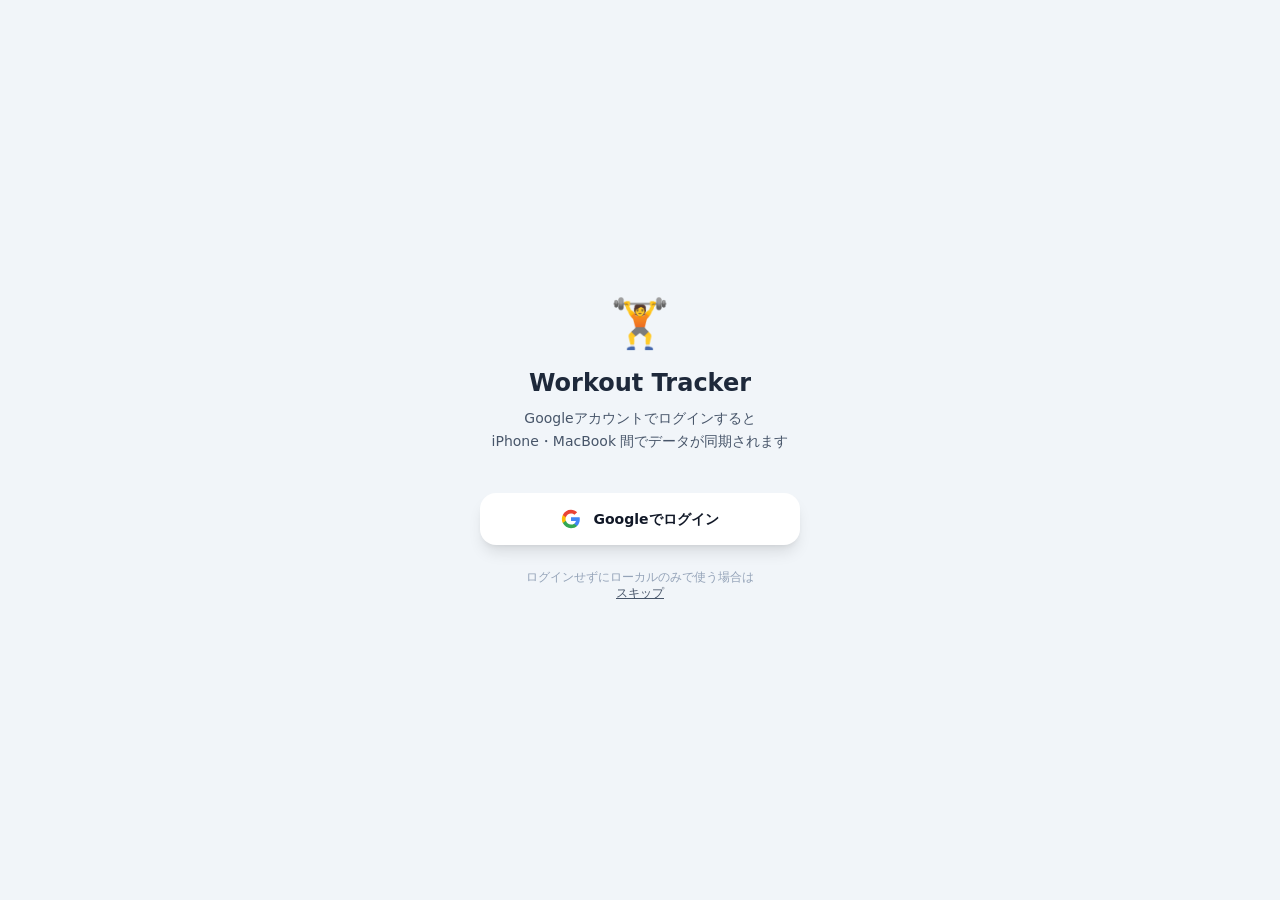
<file: docs/index.html>
<!DOCTYPE html>
<html lang="ja">
<head>
  <meta charset="UTF-8" />
  <meta name="viewport" content="width=device-width, initial-scale=1.0, viewport-fit=cover" />
  <meta name="theme-color" content="#6366f1" />
  <meta name="apple-mobile-web-app-capable" content="yes" />
  <meta name="apple-mobile-web-app-status-bar-style" content="black-translucent" />
  <meta name="apple-mobile-web-app-title" content="Workout" />
  <link rel="apple-touch-icon" href="icon-192.png" />
  <link rel="manifest" href="manifest.json" />
  <title>Workout Tracker</title>
  <!-- 外部CDNは使わない（オフラインで読めず、Service Worker のキャッシュ対象にもならないため）。
       Tailwind は Play CDN が本アプリのクラス向けに生成したCSSを自己ホストしている。
       公式: 「The Play CDN is designed for development purposes only, and is not intended for production.」 -->
  <link rel="stylesheet" href="tailwind.css" />
  <script src="vendor/firebase-app-compat.js"></script>
  <script src="vendor/firebase-auth-compat.js"></script>
  <script src="vendor/firebase-firestore-compat.js"></script>
  <style>
    * { -webkit-tap-highlight-color: transparent; }
    body { overscroll-behavior: none; height: 100dvh; } /* dvh = Safari下部バー考慮 */
    .safe-bottom { padding-bottom: env(safe-area-inset-bottom, 16px); }
    .safe-top { padding-top: calc(env(safe-area-inset-top, 0px) + 12px) !important; }
    input[type=number]::-webkit-inner-spin-button,
    input[type=number]::-webkit-outer-spin-button { -webkit-appearance: none; }
    .tab-bar { padding-bottom: max(env(safe-area-inset-bottom), 12px); }
    ::-webkit-scrollbar { display: none; }
    .page { display: none; }
    .page.active { display: block; }
    select option { background-color: #1e1b4b; }
    .recharts-wrapper { font-family: -apple-system, sans-serif; }

    /* iOS: フォーカス時の自動ズーム防止（16px未満の入力欄は拡大される） */
    input:not([type=checkbox]):not([type=radio]), select, textarea { font-size: 16px !important; }

    /* ===== 数値キーパッド ===== */
    /* 表示中は下端に余白を作り、入力中の行がキーパッドに隠れないようにする */
    .numpad-open #content, .numpad-open #edit-scroll { padding-bottom: 360px !important; }
    .num-input { cursor: pointer; }
    .num-input.numpad-active { border-color: #6366f1 !important; box-shadow: 0 0 0 2px rgba(99,102,241,.35); }
    .np-key:active { opacity: .6; }
    #numpad-value.is-fresh { background-color: rgba(99,102,241,.25); border-radius: 6px; padding: 0 6px; }

    /* プレースホルダも本文と同じ 4.5:1 を満たす（既定の #6b7280 相当では 3.7:1 だった） */
    input::placeholder, textarea::placeholder { color: #9ca3af; }

    /* ===== LIGHT MODE ===== */
    /* body.light-mode と html[data-theme="light"] body の両方に対応（Mac/iPhone共通） */
    body.light-mode,
    html[data-theme="light"] body { background-color: #f1f5f9 !important; color: #1e293b !important; }

    body.light-mode #header, html[data-theme="light"] #header,
    body.light-mode .tab-bar, html[data-theme="light"] .tab-bar
                                { background-color: #ffffff !important; border-color: #e2e8f0 !important; }
    body.light-mode .bg-gray-950, html[data-theme="light"] .bg-gray-950
                                { background-color: #f1f5f9 !important; }
    body.light-mode .bg-gray-900, html[data-theme="light"] .bg-gray-900
                                { background-color: #ffffff !important; }
    body.light-mode .bg-gray-800, html[data-theme="light"] .bg-gray-800
                                { background-color: #f1f5f9 !important; }
    body.light-mode .hover\:bg-gray-700:hover, html[data-theme="light"] .hover\:bg-gray-700:hover
                                { background-color: #e2e8f0 !important; }
    body.light-mode .border-gray-800, html[data-theme="light"] .border-gray-800
                                { border-color: #e2e8f0 !important; }
    body.light-mode .border-gray-700, html[data-theme="light"] .border-gray-700
                                { border-color: #cbd5e1 !important; }
    body.light-mode .text-white, html[data-theme="light"] .text-white
                                { color: #1e293b !important; }
    body.light-mode .text-gray-100, html[data-theme="light"] .text-gray-100
                                { color: #1e293b !important; }
    body.light-mode .text-gray-200, html[data-theme="light"] .text-gray-200
                                { color: #334155 !important; }
    body.light-mode .text-gray-300, html[data-theme="light"] .text-gray-300
                                { color: #475569 !important; }
    body.light-mode .text-gray-400, html[data-theme="light"] .text-gray-400
                                { color: #475569 !important; }
    body.light-mode .text-gray-500, html[data-theme="light"] .text-gray-500
                                { color: #64748b !important; }
    body.light-mode .text-gray-600, html[data-theme="light"] .text-gray-600
                                { color: #94a3b8 !important; }
    body.light-mode .text-gray-700, html[data-theme="light"] .text-gray-700
                                { color: #94a3b8 !important; }
    body.light-mode input, body.light-mode textarea, body.light-mode select,
    html[data-theme="light"] input, html[data-theme="light"] textarea, html[data-theme="light"] select {
      color: #1e293b !important; background-color: #ffffff !important; border-color: #e2e8f0 !important;
    }
    body.light-mode input::placeholder, body.light-mode textarea::placeholder,
    html[data-theme="light"] input::placeholder, html[data-theme="light"] textarea::placeholder
                                { color: #64748b !important; }   /* 白背景で 4.6:1 */
    body.light-mode #exercise-dropdown, html[data-theme="light"] #exercise-dropdown
                                { background-color: #ffffff !important; border-color: #e2e8f0 !important; }
    body.light-mode #exercise-dropdown > div, html[data-theme="light"] #exercise-dropdown > div
                                { color: #1e293b !important; }
    body.light-mode #exercise-dropdown > div:hover, html[data-theme="light"] #exercise-dropdown > div:hover
                                { background-color: #f1f5f9 !important; }
    body.light-mode #backup-modal > div, html[data-theme="light"] #backup-modal > div,
    body.light-mode #rest-modal > div, html[data-theme="light"] #rest-modal > div
                                { background-color: #ffffff !important; border-color: #e2e8f0 !important; }
    body.light-mode #edit-modal, html[data-theme="light"] #edit-modal
                                { background-color: #f1f5f9 !important; }
    body.light-mode #edit-modal > div:first-child, html[data-theme="light"] #edit-modal > div:first-child
                                { background-color: #ffffff !important; border-color: #e2e8f0 !important; }
    body.light-mode #login-overlay, html[data-theme="light"] #login-overlay
                                { background-color: #f1f5f9 !important; }
    body.light-mode select option, html[data-theme="light"] select option
                                { background-color: #ffffff !important; color: #1e293b !important; }
    body.light-mode .bg-indigo-900, html[data-theme="light"] .bg-indigo-900
                                { background-color: #e0e7ff !important; }
    body.light-mode #gym-time-form, html[data-theme="light"] #gym-time-form
                                { border-color: #e2e8f0 !important; }
    /* リンク色のインディゴは白地だと 2.98:1 しかないので濃くする（#4338ca で 8.6:1） */
    body.light-mode .text-indigo-400, html[data-theme="light"] .text-indigo-400,
    body.light-mode .text-indigo-300, html[data-theme="light"] .text-indigo-300
                                { color: #4338ca !important; }

    /* インディゴ背景のボタンは文字を白に保つ */
    body.light-mode .bg-indigo-600, body.light-mode .bg-indigo-700,
    html[data-theme="light"] .bg-indigo-600, html[data-theme="light"] .bg-indigo-700
                                { color: #ffffff !important; }
  </style>
  <!-- テーマをDOMロード前に即時適用（FOUC防止 & Mac対応） -->
  <script>
    (function() {
      var m = window.matchMedia && window.matchMedia('(prefers-color-scheme: light)');
      var t = localStorage.getItem('wt_theme') || (m && m.matches ? 'light' : 'dark');
      if (t === 'light') document.documentElement.setAttribute('data-theme', 'light');
    })();
  </script>
</head>
<body class="bg-gray-950 text-gray-100 flex flex-col overflow-hidden" style="height:100dvh">

<div id="app" class="flex flex-col h-full">
  <!-- Header -->
  <div id="header" class="safe-top bg-gray-950 border-b border-gray-800 px-4 pb-3 flex-shrink-0 flex items-center justify-between">
    <h1 id="page-title" class="text-lg font-bold text-white">今日</h1>
    <div class="flex items-center gap-2">
      <div id="sync-indicator" class="hidden text-xs text-gray-400 flex items-center gap-1">
        <svg class="w-3 h-3 animate-spin" viewBox="0 0 24 24" fill="none" stroke="currentColor" stroke-width="2"><path d="M21 12a9 9 0 11-6.219-8.56"/></svg>
        同期中
      </div>
      <img id="user-photo" class="hidden w-7 h-7 rounded-full object-cover border border-gray-700" alt="user" />
      <button id="rest-open-btn" class="text-gray-400 hover:text-gray-200 transition-colors p-2.5 rounded-xl" style="min-width:44px;min-height:44px;display:flex;align-items:center;justify-content:center" aria-label="休憩タイマー">
        <svg class="w-5 h-5" viewBox="0 0 24 24" fill="none" stroke="currentColor" stroke-width="2" stroke-linecap="round"><line x1="9" y1="2" x2="15" y2="2"/><circle cx="12" cy="13" r="8"/><path d="M12 9v4.5l3 1.5"/></svg>
      </button>
      <button id="theme-toggle-btn" class="text-gray-400 hover:text-gray-200 transition-colors p-2.5 rounded-xl" style="min-width:44px;min-height:44px;display:flex;align-items:center;justify-content:center" aria-label="テーマ切替">
        <svg id="theme-icon-sun" class="w-5 h-5" viewBox="0 0 24 24" fill="none" stroke="currentColor" stroke-width="2"><circle cx="12" cy="12" r="5"/><line x1="12" y1="1" x2="12" y2="3"/><line x1="12" y1="21" x2="12" y2="23"/><line x1="4.22" y1="4.22" x2="5.64" y2="5.64"/><line x1="18.36" y1="18.36" x2="19.78" y2="19.78"/><line x1="1" y1="12" x2="3" y2="12"/><line x1="21" y1="12" x2="23" y2="12"/><line x1="4.22" y1="19.78" x2="5.64" y2="18.36"/><line x1="18.36" y1="5.64" x2="19.78" y2="4.22"/></svg>
        <svg id="theme-icon-moon" class="w-5 h-5 hidden" viewBox="0 0 24 24" fill="none" stroke="currentColor" stroke-width="2"><path d="M21 12.79A9 9 0 1 1 11.21 3 7 7 0 0 0 21 12.79z"/></svg>
      </button>
      <button id="backup-btn" class="text-sm text-gray-400 font-medium px-3 py-2.5 rounded-xl border border-gray-700 hover:border-gray-500 transition-colors" style="min-height:44px">メニュー</button>
    </div>
  </div>

  <!-- 同期エラーバー（失敗を黙って握りつぶさないための表示） -->
  <div id="sync-error" class="hidden flex-shrink-0 bg-red-900 border-b border-red-700 px-4 py-2 flex items-center justify-between gap-3">
    <span class="flex items-center gap-2 min-w-0">
      <svg class="w-4 h-4 flex-shrink-0 text-red-300" viewBox="0 0 24 24" fill="none" stroke="currentColor" stroke-width="2"><path d="M10.29 3.86L1.82 18a2 2 0 001.71 3h16.94a2 2 0 001.71-3L13.71 3.86a2 2 0 00-3.42 0z"/><line x1="12" y1="9" x2="12" y2="13"/><line x1="12" y1="17" x2="12.01" y2="17"/></svg>
      <span id="sync-error-msg" class="text-xs text-red-100 leading-snug"></span>
    </span>
    <button id="sync-error-close" class="text-red-300 text-lg leading-none px-2 py-1 flex-shrink-0" aria-label="閉じる">×</button>
  </div>

  <!-- Menu Modal -->
  <div id="backup-modal" class="hidden fixed inset-0 z-50 flex items-end justify-center bg-black bg-opacity-60">
    <div class="w-full max-w-md bg-gray-900 rounded-t-3xl p-6 pb-10 border-t border-gray-700">
      <div class="flex items-center justify-between mb-5">
        <h2 class="text-base font-bold text-white">メニュー</h2>
        <button id="backup-modal-close" class="text-gray-400 text-xl leading-none" style="min-width:44px;min-height:44px">×</button>
      </div>
      <!-- Logged-in user info -->
      <div id="menu-user-section" class="hidden mb-4 p-3 bg-gray-800 rounded-2xl flex items-center gap-3">
        <img id="menu-user-photo" class="w-10 h-10 rounded-full object-cover" alt="user" />
        <div class="flex-1 min-w-0">
          <div id="menu-user-name" class="text-sm font-semibold text-white truncate"></div>
          <div id="menu-user-email" class="text-xs text-gray-400 truncate"></div>
        </div>
        <button id="signout-btn" class="text-xs text-red-400 font-medium flex-shrink-0">ログアウト</button>
      </div>
      <!-- Login button (shown when not logged in) -->
      <button id="menu-login-btn" class="hidden w-full bg-white text-gray-900 font-semibold py-3.5 rounded-2xl text-sm mb-3 flex items-center justify-center gap-2">
        <svg class="w-4 h-4" viewBox="0 0 24 24"><path fill="#4285F4" d="M22.56 12.25c0-.78-.07-1.53-.2-2.25H12v4.26h5.92c-.26 1.37-1.04 2.53-2.21 3.31v2.77h3.57c2.08-1.92 3.28-4.74 3.28-8.09z"/><path fill="#34A853" d="M12 23c2.97 0 5.46-.98 7.28-2.66l-3.57-2.77c-.98.66-2.23 1.06-3.71 1.06-2.86 0-5.29-1.93-6.16-4.53H2.18v2.84C3.99 20.53 7.7 23 12 23z"/><path fill="#FBBC05" d="M5.84 14.09c-.22-.66-.35-1.36-.35-2.09s.13-1.43.35-2.09V7.07H2.18C1.43 8.55 1 10.22 1 12s.43 3.45 1.18 4.93l3.66-2.84z"/><path fill="#EA4335" d="M12 5.38c1.62 0 3.06.56 4.21 1.64l3.15-3.15C17.45 2.09 14.97 1 12 1 7.7 1 3.99 3.47 2.18 7.07l3.66 2.84c.87-2.6 3.3-4.53 6.16-4.53z"/></svg>
        Googleでログイン（端末間同期）
      </button>
      <div class="space-y-3">
        <button id="export-btn" class="w-full bg-indigo-600 hover:bg-indigo-700 text-white font-semibold py-3.5 rounded-2xl text-sm transition-colors flex items-center justify-center gap-2">
          <span>↓</span> JSONでエクスポート（バックアップ）
        </button>
        <label class="w-full bg-gray-800 hover:bg-gray-700 text-gray-200 font-semibold py-3.5 rounded-2xl text-sm transition-colors flex items-center justify-center gap-2 cursor-pointer border border-gray-700">
          <span>↑</span> JSONをインポート（復元）
          <input type="file" id="import-file" accept=".json" class="hidden" />
        </label>
        <button id="dedup-btn" class="w-full bg-gray-800 hover:bg-gray-700 text-gray-300 font-semibold py-3.5 rounded-2xl text-sm transition-colors flex items-center justify-center gap-2 border border-gray-700">
          <span>🔧</span> 種目の重複を除去する
        </button>
        <button id="delete-all-btn" class="w-full bg-red-950 hover:bg-red-900 text-red-400 font-semibold py-3.5 rounded-2xl text-sm transition-colors flex items-center justify-center gap-2 border border-red-800">
          <span>🗑️</span> 全データを削除する
        </button>
        <p class="text-xs text-gray-400 text-center pt-1">ログイン中はデータが自動でクラウドに保存されます</p>
      </div>
    </div>
  </div>

  <!-- 休憩タイマー（手動起動）: ヘッダーの⏱から長さを選んで開始する -->
  <div id="rest-modal" class="hidden fixed inset-0 z-50 flex items-end justify-center bg-black bg-opacity-60">
    <div class="w-full max-w-md bg-gray-900 rounded-t-3xl p-6 pb-10 border-t border-gray-700">
      <div class="flex items-center justify-between mb-2">
        <h2 class="text-base font-bold text-white">休憩タイマー</h2>
        <button id="rest-modal-close" class="text-gray-400 text-xl leading-none" style="min-width:44px;min-height:44px">×</button>
      </div>
      <p class="text-xs text-gray-400 mb-3">長さをタップすると、その場で休憩を開始します。</p>
      <div class="grid grid-cols-3 gap-2">
        <button class="rest-start-btn bg-gray-800 hover:bg-gray-700 text-white font-bold py-4 rounded-2xl text-base transition-colors border border-gray-700" data-sec="30">0:30</button>
        <button class="rest-start-btn bg-gray-800 hover:bg-gray-700 text-white font-bold py-4 rounded-2xl text-base transition-colors border border-gray-700" data-sec="60">1:00</button>
        <button class="rest-start-btn bg-gray-800 hover:bg-gray-700 text-white font-bold py-4 rounded-2xl text-base transition-colors border border-gray-700" data-sec="90">1:30</button>
        <button class="rest-start-btn bg-gray-800 hover:bg-gray-700 text-white font-bold py-4 rounded-2xl text-base transition-colors border border-gray-700" data-sec="120">2:00</button>
        <button class="rest-start-btn bg-gray-800 hover:bg-gray-700 text-white font-bold py-4 rounded-2xl text-base transition-colors border border-gray-700" data-sec="180">3:00</button>
        <button class="rest-start-btn bg-gray-800 hover:bg-gray-700 text-white font-bold py-4 rounded-2xl text-base transition-colors border border-gray-700" data-sec="300">5:00</button>
      </div>
      <!-- 実行中のみ表示（バーの「停止」と同じ動作） -->
      <button id="rest-modal-stop" class="hidden w-full bg-gray-800 hover:bg-gray-700 text-gray-300 font-semibold py-3.5 rounded-2xl text-sm transition-colors border border-gray-700 mt-3">実行中のタイマーを停止</button>
      <div class="border-t border-gray-800 mt-6 pt-4">
        <label for="rest-default-select" class="text-xs text-gray-400 block mb-2">保存したときに自動で始める長さ</label>
        <select id="rest-default-select" class="w-full bg-gray-800 border border-gray-700 rounded-xl px-3 py-3 text-white text-sm focus:outline-none focus:border-indigo-500">
          <option value="0">自動で始めない</option>
          <option value="30">0:30</option>
          <option value="60">1:00</option>
          <option value="90">1:30</option>
          <option value="120">2:00</option>
          <option value="180">3:00</option>
          <option value="300">5:00</option>
        </select>
      </div>
    </div>
  </div>

  <!-- Login Overlay (shown when not logged in) -->
  <div id="login-overlay" class="hidden fixed inset-0 z-50 bg-gray-950 flex flex-col items-center justify-center p-8">
    <div class="text-5xl mb-5">🏋️</div>
    <h1 class="text-2xl font-bold text-white mb-2">Workout Tracker</h1>
    <p class="text-sm text-gray-400 mb-10 text-center leading-relaxed">Googleアカウントでログインすると<br>iPhone・MacBook 間でデータが同期されます</p>
    <button id="google-signin-btn" class="w-full max-w-xs bg-white text-gray-900 font-semibold py-4 rounded-2xl flex items-center justify-center gap-3 shadow-lg text-sm">
      <svg class="w-5 h-5 flex-shrink-0" viewBox="0 0 24 24"><path fill="#4285F4" d="M22.56 12.25c0-.78-.07-1.53-.2-2.25H12v4.26h5.92c-.26 1.37-1.04 2.53-2.21 3.31v2.77h3.57c2.08-1.92 3.28-4.74 3.28-8.09z"/><path fill="#34A853" d="M12 23c2.97 0 5.46-.98 7.28-2.66l-3.57-2.77c-.98.66-2.23 1.06-3.71 1.06-2.86 0-5.29-1.93-6.16-4.53H2.18v2.84C3.99 20.53 7.7 23 12 23z"/><path fill="#FBBC05" d="M5.84 14.09c-.22-.66-.35-1.36-.35-2.09s.13-1.43.35-2.09V7.07H2.18C1.43 8.55 1 10.22 1 12s.43 3.45 1.18 4.93l3.66-2.84z"/><path fill="#EA4335" d="M12 5.38c1.62 0 3.06.56 4.21 1.64l3.15-3.15C17.45 2.09 14.97 1 12 1 7.7 1 3.99 3.47 2.18 7.07l3.66 2.84c.87-2.6 3.3-4.53 6.16-4.53z"/></svg>
      Googleでログイン
    </button>
    <p class="text-xs text-gray-700 mt-6 text-center">ログインせずにローカルのみで使う場合は<br><button id="skip-login-btn" class="text-gray-400 underline">スキップ</button></p>
  </div>

  <!-- Content -->
  <div class="flex-1 overflow-y-auto" id="content">
    <!-- Today Page -->
    <div id="page-today" class="page active p-4 pb-24">
      <div id="gym-time-section" class="bg-gray-900 rounded-2xl p-4 mb-4 border border-gray-800">
        <div class="flex items-center justify-between mb-3">
          <span class="text-sm font-semibold text-gray-400 uppercase tracking-wider">ジム時間</span>
          <button id="edit-gym-time-btn" class="text-sm text-indigo-400 font-semibold px-3 py-1.5 -mr-1 rounded-lg" style="min-height:44px;min-width:44px">編集</button>
        </div>
        <div class="grid grid-cols-2 gap-3">
          <div>
            <div class="text-xs text-gray-400 mb-1">イン</div>
            <div id="display-gym-in" class="text-2xl font-bold text-indigo-400">--:--</div>
          </div>
          <div>
            <div class="text-xs text-gray-400 mb-1">アウト</div>
            <div id="display-gym-out" class="text-2xl font-bold text-indigo-400">--:--</div>
          </div>
        </div>
        <!-- Gym time edit form (hidden) -->
        <div id="gym-time-form" class="hidden mt-3 pt-3 border-t border-gray-800">
          <div class="grid grid-cols-2 gap-3 mb-3">
            <div>
              <label class="text-xs text-gray-400 block mb-1">イン</label>
              <input type="time" id="gym-in-input" class="w-full bg-gray-800 border border-gray-700 rounded-xl px-3 py-2 text-white text-sm focus:outline-none focus:border-indigo-500" />
            </div>
            <div>
              <label class="text-xs text-gray-400 block mb-1">アウト</label>
              <input type="time" id="gym-out-input" class="w-full bg-gray-800 border border-gray-700 rounded-xl px-3 py-2 text-white text-sm focus:outline-none focus:border-indigo-500" />
            </div>
          </div>
          <button id="save-gym-time-btn" class="w-full bg-indigo-600 hover:bg-indigo-700 text-white font-bold py-3.5 rounded-xl text-base transition-colors">保存</button>
        </div>
      </div>

      <div class="flex items-center justify-between mb-3">
        <h2 class="text-base font-semibold text-gray-300">本日のトレーニング</h2>
        <button id="today-add-btn" class="text-indigo-400 text-sm font-semibold px-3 -mr-1 rounded-lg hover:text-indigo-300 transition-colors" style="min-height:44px">＋ 部位なしで追加</button>
      </div>
      <!-- 部位選択ボタン -->
      <div class="grid grid-cols-3 gap-2 mb-3">
        <button data-today-muscle="胸"  class="today-muscle-btn py-4 rounded-2xl text-lg font-bold border transition-colors" style="background-color:#dc262622;border-color:#dc2626;color:#e14545;">胸</button>
        <button data-today-muscle="背中" class="today-muscle-btn py-4 rounded-2xl text-lg font-bold border transition-colors" style="background-color:#2563eb22;border-color:#2563eb;color:#467aee;">背中</button>
        <button data-today-muscle="脚"  class="today-muscle-btn py-4 rounded-2xl text-lg font-bold border transition-colors" style="background-color:#16a34a22;border-color:#16a34a;color:#16a34a;">脚</button>
        <button data-today-muscle="尻"  class="today-muscle-btn py-4 rounded-2xl text-lg font-bold border transition-colors" style="background-color:#db277722;border-color:#db2777;color:#f0559b;">尻</button>
        <button data-today-muscle="肩"  class="today-muscle-btn py-4 rounded-2xl text-lg font-bold border transition-colors" style="background-color:#ca8a0422;border-color:#ca8a04;color:#ca8a04;">肩</button>
        <button data-today-muscle="腕"  class="today-muscle-btn py-4 rounded-2xl text-lg font-bold border transition-colors" style="background-color:#9333ea22;border-color:#9333ea;color:#a556ee;">腕</button>
        <button data-today-muscle="腹"  class="today-muscle-btn py-4 rounded-2xl text-lg font-bold border transition-colors" style="background-color:#0d948822;border-color:#0d9488;color:#0d9488;">腹</button>
      </div>

      <!-- 今日の記録サマリー（保存済み件数、タップで履歴へ） -->
      <div id="today-summary" class="hidden mb-3">
        <button id="today-summary-btn" class="w-full flex items-center justify-between bg-gray-900 border border-gray-800 rounded-2xl px-4 py-4 text-left transition-colors active:bg-gray-800">
          <div class="flex items-center gap-2">
            <span class="text-sm text-gray-400">保存済み</span>
            <span id="today-summary-count" class="text-base font-bold text-indigo-400"></span>
          </div>
          <span class="text-sm text-gray-400">履歴で確認 →</span>
        </button>
      </div>

      <!-- 部位選択後に表示する種目カード -->
      <div id="today-suggestion-cards" class="space-y-3"></div>

      <!-- 空状態（部位未選択かつ記録なし） -->
      <div id="today-empty" class="text-center py-12 text-gray-400">
        <div class="text-4xl mb-3">🏋️</div>
        <div class="text-sm">部位を選んでトレーニングを始めよう</div>
      </div>
    </div>

    <!-- Add Entry Page -->
    <div id="page-add" class="page p-4 pb-24">
      <div class="space-y-4">
        <!-- Date -->
        <div>
          <label class="block text-xs font-semibold text-gray-400 uppercase tracking-wider mb-2">日付</label>
          <input type="date" id="add-date" class="w-full bg-gray-900 border border-gray-800 rounded-2xl px-4 py-3 text-white text-base focus:outline-none focus:border-indigo-500 transition-colors" />
        </div>

        <!-- Muscle Group -->
        <div>
          <label class="block text-xs font-semibold text-gray-400 uppercase tracking-wider mb-2">部位</label>
          <div class="grid grid-cols-3 gap-2" id="muscle-group-btns">
            <button class="muscle-btn py-4 rounded-2xl text-base font-bold border transition-colors bg-gray-900 border-gray-800 text-gray-400" data-muscle="胸">胸</button>
            <button class="muscle-btn py-4 rounded-2xl text-base font-bold border transition-colors bg-gray-900 border-gray-800 text-gray-400" data-muscle="背中">背中</button>
            <button class="muscle-btn py-4 rounded-2xl text-base font-bold border transition-colors bg-gray-900 border-gray-800 text-gray-400" data-muscle="脚">脚</button>
            <button class="muscle-btn py-4 rounded-2xl text-base font-bold border transition-colors bg-gray-900 border-gray-800 text-gray-400" data-muscle="尻">尻</button>
            <button class="muscle-btn py-4 rounded-2xl text-base font-bold border transition-colors bg-gray-900 border-gray-800 text-gray-400" data-muscle="肩">肩</button>
            <button class="muscle-btn py-4 rounded-2xl text-base font-bold border transition-colors bg-gray-900 border-gray-800 text-gray-400" data-muscle="腕">腕</button>
            <button class="muscle-btn py-4 rounded-2xl text-base font-bold border transition-colors bg-gray-900 border-gray-800 text-gray-400" data-muscle="腹">腹</button>
          </div>
        </div>

        <!-- Suggestions Panel (部位選択後に自動表示) -->
        <div id="suggestions-panel" class="hidden">
          <div class="flex items-center justify-between mb-2">
            <label class="text-xs font-semibold text-gray-400 uppercase tracking-wider" id="suggestions-label">前回メニュー（過去5回）</label>
            <button id="suggestions-toggle" class="text-xs text-gray-400 underline" style="min-height:44px;padding:0 8px">非表示</button>
          </div>
          <div id="suggestions-list" class="space-y-2"></div>
        </div>

        <!-- Gym In/Out -->
        <div class="grid grid-cols-2 gap-3">
          <div>
            <label class="block text-xs font-semibold text-gray-400 uppercase tracking-wider mb-2">ジムイン</label>
            <input type="time" id="add-gym-in" class="w-full bg-gray-900 border border-gray-800 rounded-2xl px-4 py-3 text-white text-base focus:outline-none focus:border-indigo-500 transition-colors" />
          </div>
          <div>
            <label class="block text-xs font-semibold text-gray-400 uppercase tracking-wider mb-2">ジムアウト</label>
            <input type="time" id="add-gym-out" class="w-full bg-gray-900 border border-gray-800 rounded-2xl px-4 py-3 text-white text-base focus:outline-none focus:border-indigo-500 transition-colors" />
          </div>
        </div>

        <!-- Exercise -->
        <div>
          <label class="block text-xs font-semibold text-gray-400 uppercase tracking-wider mb-2">種目</label>
          <div class="relative">
            <input
              type="text"
              id="exercise-input"
              placeholder="種目を入力または選択..."
              autocomplete="off"
              class="w-full bg-gray-900 border border-gray-800 rounded-2xl px-4 py-3 text-white text-base focus:outline-none focus:border-indigo-500 transition-colors"
            />
            <div id="exercise-dropdown" class="hidden absolute z-50 w-full mt-1 bg-gray-800 border border-gray-700 rounded-2xl overflow-hidden shadow-xl max-h-48 overflow-y-auto"></div>
          </div>
        </div>

        <!-- Weight Unit -->
        <div>
          <label class="block text-xs font-semibold text-gray-400 uppercase tracking-wider mb-2">重量単位</label>
          <div class="flex gap-2">
            <button id="unit-kg" class="flex-1 py-4 rounded-2xl text-base font-bold border transition-colors bg-indigo-600 border-indigo-600 text-white">kg</button>
            <button id="unit-lbs" class="flex-1 py-4 rounded-2xl text-base font-bold border transition-colors bg-gray-900 border-gray-800 text-gray-400">lbs</button>
          </div>
        </div>

        <!-- Sets -->
        <div>
          <div class="mb-2">
            <label class="text-xs font-semibold text-gray-400 uppercase tracking-wider">セット</label>
          </div>
          <div id="sets-container" class="space-y-2">
            <!-- Set rows rendered by JS -->
          </div>
        </div>

        <!-- Add Set -->
        <button id="add-set-btn" class="w-full text-base text-indigo-400 font-bold py-4 rounded-2xl border border-indigo-800 hover:bg-indigo-900 transition-colors">+ セット追加</button>

        <!-- Memo -->
        <div>
          <label class="block text-xs font-semibold text-gray-400 uppercase tracking-wider mb-2">メモ</label>
          <textarea id="add-memo" rows="3" placeholder="気づいたこと、注意点など..." class="w-full bg-gray-900 border border-gray-800 rounded-2xl px-4 py-3 text-white text-base focus:outline-none focus:border-indigo-500 transition-colors resize-none"></textarea>
        </div>

        <!-- Save -->
        <button id="save-entry-btn" class="w-full bg-indigo-600 hover:bg-indigo-700 text-white font-bold py-5 rounded-2xl text-lg transition-colors mt-2">
          保存する
        </button>
      </div>
    </div>

    <!-- History Page -->
    <div id="page-history" class="page p-4 pb-24">
      <!-- Muscle group filter pills -->
      <div id="history-muscle-pills" class="flex gap-2 overflow-x-auto pb-2 -mx-4 px-4 mb-2" style="scrollbar-width:none;-webkit-overflow-scrolling:touch"></div>
      <!-- Exercise filter -->
      <div id="history-exercise-wrap" class="hidden mb-3">
        <select id="history-exercise-select-filter" style="min-height:44px" class="w-full bg-gray-900 border border-gray-800 rounded-xl px-3 py-2.5 text-white text-sm focus:outline-none focus:border-indigo-500 appearance-none">
          <option value="">すべての種目</option>
        </select>
      </div>
      <!-- View toggle -->
      <div class="flex items-center justify-end mb-3">
        <div class="flex bg-gray-900 border border-gray-800 rounded-xl p-0.5">
          <button id="history-list-btn" style="min-height:44px" class="history-view-btn px-4 py-2.5 rounded-lg text-sm font-semibold transition-colors bg-indigo-600 text-white" data-mode="list">リスト</button>
          <button id="history-cal-btn" style="min-height:44px" class="history-view-btn px-4 py-2.5 rounded-lg text-sm font-semibold transition-colors text-gray-400" data-mode="calendar">カレンダー</button>
        </div>
      </div>
      <div id="history-list" class="space-y-3">
        <div id="history-empty" class="text-center py-12 text-gray-400">
          <div class="text-4xl mb-3">📅</div>
          <div class="text-sm">まだ記録がありません</div>
        </div>
      </div>
    </div>

    <!-- Graph Page -->
    <div id="page-graph" class="page p-4 pb-24">
      <!-- 表示の種類: 種目別の推移 / 部位別の週間セット数 -->
      <div class="mb-4 flex gap-2">
        <button id="graph-view-exercise" class="flex-1 py-3 rounded-xl text-sm font-semibold border transition-colors bg-indigo-600 border-indigo-600 text-white">種目別</button>
        <button id="graph-view-muscle" class="flex-1 py-3 rounded-xl text-sm font-semibold border transition-colors bg-gray-900 border-gray-800 text-gray-400">部位別・週間セット数</button>
      </div>

      <!-- ===== 部位別・週間セット数 ===== -->
      <div id="graph-muscle-view" class="hidden">
        <div class="mb-3 flex gap-2">
          <button id="mv-count-fractional" class="flex-1 py-3 rounded-xl text-sm font-semibold border transition-colors bg-indigo-600 border-indigo-600 text-white">主働1.0＋補助0.5</button>
          <button id="mv-count-direct" class="flex-1 py-3 rounded-xl text-sm font-semibold border transition-colors bg-gray-900 border-gray-800 text-gray-400">主働のみ</button>
        </div>
        <div class="bg-gray-900 rounded-2xl border border-gray-800 p-4 mb-3">
          <canvas id="muscle-canvas" class="w-full" style="height: 260px;"></canvas>
          <div id="muscle-legend" class="flex flex-wrap gap-x-3 gap-y-1 mt-3 pt-3 border-t border-gray-800"></div>
        </div>
        <div id="muscle-avg" class="bg-gray-900 rounded-2xl border border-gray-800 p-4 mb-3"></div>
        <div class="bg-gray-900 rounded-2xl border border-gray-800 p-4 text-xs text-gray-400 leading-relaxed">
          <div class="font-semibold text-gray-400 mb-1">この数値の読み方</div>
          ウォームアップを含む素の集計です（本アプリはウォームアップを区別していません）。<br>
          「補助0.5」は、ベンチプレスなら胸=1.0・腕/肩=0.5 のように数える方式です。研究（Pelland 2026）で最も支持された数え方ですが、
          <span class="text-gray-400">0.5 という重みは著者自身が「目安であって確定した基準ではない」と述べています</span>。<br>
          種目と部位の対応は種目名からの自動推定です。実態と違う場合は参考値として見てください。
        </div>
      </div>

      <!-- ===== 種目別 ===== -->
      <div id="graph-exercise-view">
      <!-- 部位フィルタ -->
      <div id="graph-muscle-pills" class="flex gap-2 overflow-x-auto pb-2 -mx-4 px-4 mb-3" style="scrollbar-width:none;-webkit-overflow-scrolling:touch"></div>
      <div class="mb-4">
        <label class="block text-xs font-semibold text-gray-400 uppercase tracking-wider mb-2">種目を選択</label>
        <select id="graph-exercise-select" class="w-full bg-gray-900 border border-gray-800 rounded-2xl px-4 py-3 text-white text-base focus:outline-none focus:border-indigo-500 appearance-none">
          <option value="">種目を選択してください</option>
        </select>
      </div>
      <div class="mb-3 flex gap-2">
        <button id="graph-weight-btn" class="flex-1 py-3.5 rounded-xl text-base font-semibold border transition-colors bg-indigo-600 border-indigo-600 text-white">最大重量</button>
        <button id="graph-volume-btn" class="flex-1 py-3.5 rounded-xl text-base font-semibold border transition-colors bg-gray-900 border-gray-800 text-gray-400">総ボリューム</button>
      </div>
      <div id="graph-container" class="bg-gray-900 rounded-2xl border border-gray-800 p-4">
        <div id="graph-empty" class="text-center py-12 text-gray-400">
          <div class="text-4xl mb-3">📊</div>
          <div class="text-sm">種目を選択するとグラフが表示されます</div>
        </div>
        <canvas id="graph-canvas" class="hidden w-full" style="height: 250px;"></canvas>
        <div id="graph-stats" class="hidden mt-4 grid grid-cols-3 gap-2"></div>
      </div>
      </div><!-- /graph-exercise-view -->
    </div>

    <!-- Help Page -->
    <div id="page-help" class="page p-4 pb-24">
      <div class="bg-gray-900 rounded-2xl border border-gray-800 p-5 mb-4">
        <div class="flex items-center gap-3 mb-2">
          <div class="w-12 h-12 rounded-2xl bg-indigo-600 flex items-center justify-center flex-shrink-0">
            <svg class="w-7 h-7 text-white" viewBox="0 0 512 512" fill="currentColor">
              <rect x="187" y="239" width="138" height="34" rx="14"/>
              <rect x="141" y="182" width="46" height="148" rx="16"/>
              <rect x="325" y="182" width="46" height="148" rx="16"/>
              <rect x="104" y="208" width="37" height="97" rx="14"/>
              <rect x="371" y="208" width="37" height="97" rx="14"/>
            </svg>
          </div>
          <div>
            <div class="text-lg font-bold text-white">Workout Tracker</div>
            <div class="text-sm text-gray-400">筋トレの記録・振り返り用アプリ</div>
          </div>
        </div>
        <p class="text-[15px] text-gray-300 leading-relaxed mt-3">
          ジムでの<strong class="text-white">記録は「今日」タブだけで完結</strong>します。前回と同じメニューが自動で出てくるので、重量と回数を直して保存するだけです。
        </p>
      </div>

      <!-- 基本の流れ -->
      <h2 class="text-base font-bold text-gray-300 mb-2 px-1">基本の流れ（ジムでの3ステップ）</h2>
      <div class="bg-gray-900 rounded-2xl border border-gray-800 p-4 mb-5 space-y-4">
        <div class="flex gap-3">
          <div class="w-8 h-8 rounded-full bg-indigo-600 text-white font-bold flex items-center justify-center flex-shrink-0">1</div>
          <div class="text-[15px] text-gray-300 leading-relaxed pt-1">
            <strong class="text-white">「今日」タブで部位を選ぶ</strong><br>
            胸・背中・脚・尻・肩・腕・腹のボタンをタップします。
          </div>
        </div>
        <div class="flex gap-3">
          <div class="w-8 h-8 rounded-full bg-indigo-600 text-white font-bold flex items-center justify-center flex-shrink-0">2</div>
          <div class="text-[15px] text-gray-300 leading-relaxed pt-1">
            <strong class="text-white">前回のメニューが出てくる</strong><br>
            その部位で過去5回にやった種目が、前回の重量・回数入りで並びます。
          </div>
        </div>
        <div class="flex gap-3">
          <div class="w-8 h-8 rounded-full bg-indigo-600 text-white font-bold flex items-center justify-center flex-shrink-0">3</div>
          <div class="text-[15px] text-gray-300 leading-relaxed pt-1">
            <strong class="text-white">数値を直して「保存」</strong><br>
            種目ごとに保存します。セットが足りなければ「＋ セット追加」で増やせます。
          </div>
        </div>
      </div>

      <!-- 数値の入力 -->
      <h2 class="text-base font-bold text-gray-300 mb-2 px-1">数値の入力（テンキー）</h2>
      <div class="bg-gray-900 rounded-2xl border border-gray-800 p-4 mb-5">
        <p class="text-[15px] text-gray-300 leading-relaxed mb-3">
          重量・回数の欄をタップすると、このアプリ専用のテンキーが下から出ます（iPhone標準のキーボードは出ません）。
        </p>
        <ul class="text-[15px] text-gray-300 leading-relaxed space-y-2">
          <li class="flex gap-2"><span class="text-indigo-400 flex-shrink-0">・</span><span><strong class="text-white">⌫（右上）</strong>で1文字ずつ削除。押し間違い防止のため右下ではなく右上にあります。</span></li>
          <li class="flex gap-2"><span class="text-indigo-400 flex-shrink-0">・</span><span><strong class="text-white">小数点は右下</strong>。62.5 のような重量もそのまま入力できます（回数欄では使えません）。</span></li>
          <li class="flex gap-2"><span class="text-indigo-400 flex-shrink-0">・</span><span>開いた直後は今の値がハイライトされ、<strong class="text-white">最初に数字を押すと丸ごと打ち直し</strong>になります。1文字だけ消したいときは先に ⌫ を押してください。</span></li>
          <li class="flex gap-2"><span class="text-indigo-400 flex-shrink-0">・</span><span><strong class="text-white">完了</strong>を押すか、キーパッド以外の場所をタップすると閉じます。</span></li>
        </ul>
      </div>

      <!-- 休憩タイマー -->
      <h2 class="text-base font-bold text-gray-300 mb-2 px-1">休憩タイマー</h2>
      <div class="bg-gray-900 rounded-2xl border border-gray-800 p-4 mb-5">
        <ul class="text-[15px] text-gray-300 leading-relaxed space-y-2">
          <li class="flex gap-2"><span class="text-indigo-400 flex-shrink-0">・</span><span><strong class="text-white">自動</strong>：種目を保存すると、既定の長さで休憩が始まります。</span></li>
          <li class="flex gap-2"><span class="text-indigo-400 flex-shrink-0">・</span><span><strong class="text-white">手動</strong>：右上の<strong class="text-white">タイマーボタン</strong>（時計のアイコン）から長さ（0:30〜5:00）を選ぶと、その場で始まります。ウォームアップ中や種目の入れ替え中など、保存を伴わない休憩に使えます。実行中はボタンの色が変わります。</span></li>
          <li class="flex gap-2"><span class="text-indigo-400 flex-shrink-0">・</span><span>下に出るバーで <strong class="text-gray-200">−30／+30</strong> 秒の調整と<strong class="text-gray-200">停止</strong>ができます。終わるとバイブで知らせます。</span></li>
          <li class="flex gap-2"><span class="text-indigo-400 flex-shrink-0">・</span><span>同じボタンの中の<strong class="text-gray-200">「保存したときに自動で始める長さ」</strong>で既定を変えられます。<strong class="text-gray-200">自動で始めない</strong>にすると手動専用になります。</span></li>
        </ul>
      </div>

      <!-- タブの説明 -->
      <h2 class="text-base font-bold text-gray-300 mb-2 px-1">各タブでできること</h2>
      <div class="space-y-3 mb-5">
        <div class="bg-gray-900 rounded-2xl border border-gray-800 p-4 flex gap-3">
          <svg class="w-6 h-6 text-indigo-400 flex-shrink-0 mt-0.5" viewBox="0 0 24 24" fill="none" stroke="currentColor" stroke-width="2">
            <rect x="3" y="4" width="18" height="18" rx="2" ry="2"/><line x1="16" y1="2" x2="16" y2="6"/><line x1="8" y1="2" x2="8" y2="6"/><line x1="3" y1="10" x2="21" y2="10"/>
          </svg>
          <div>
            <div class="font-bold text-white mb-1">今日</div>
            <p class="text-[15px] text-gray-400 leading-relaxed">その日のトレーニングを記録します。上のカードでジムのイン・アウト時刻も記録でき、その日の全記録に反映されます。保存済みの件数は「保存済み」バーに出ます。</p>
          </div>
        </div>
        <div class="bg-gray-900 rounded-2xl border border-gray-800 p-4 flex gap-3">
          <svg class="w-6 h-6 text-indigo-400 flex-shrink-0 mt-0.5" viewBox="0 0 24 24" fill="none" stroke="currentColor" stroke-width="2">
            <circle cx="12" cy="12" r="10"/><line x1="12" y1="8" x2="12" y2="16"/><line x1="8" y1="12" x2="16" y2="12"/>
          </svg>
          <div>
            <div class="font-bold text-white mb-1">記録追加</div>
            <p class="text-[15px] text-gray-400 leading-relaxed">日付を指定して記録します。過去の日を後から入力するとき、新しい種目を登録するとき、メモを残したいときに使います。種目名は入力すると候補が出ます。</p>
          </div>
        </div>
        <div class="bg-gray-900 rounded-2xl border border-gray-800 p-4 flex gap-3">
          <svg class="w-6 h-6 text-indigo-400 flex-shrink-0 mt-0.5" viewBox="0 0 24 24" fill="none" stroke="currentColor" stroke-width="2">
            <path d="M12 2v10l4 2"/><circle cx="12" cy="12" r="10"/>
          </svg>
          <div>
            <div class="font-bold text-white mb-1">履歴</div>
            <p class="text-[15px] text-gray-400 leading-relaxed">過去の記録をリスト／カレンダーで見ます。日付をタップで開き、<strong class="text-gray-200">編集</strong>で重量・回数・部位・ジム時間・メモを直せます。上の丸ボタンで部位を絞り込めます。</p>
          </div>
        </div>
        <div class="bg-gray-900 rounded-2xl border border-gray-800 p-4 flex gap-3">
          <svg class="w-6 h-6 text-indigo-400 flex-shrink-0 mt-0.5" viewBox="0 0 24 24" fill="none" stroke="currentColor" stroke-width="2">
            <polyline points="22 12 18 12 15 21 9 3 6 12 2 12"/>
          </svg>
          <div>
            <div class="font-bold text-white mb-1">グラフ</div>
            <p class="text-[15px] text-gray-400 leading-relaxed">種目ごとの推移を見ます。<strong class="text-gray-200">最大重量</strong>（その日の一番重いセット）と<strong class="text-gray-200">総ボリューム</strong>（重量×回数の合計）を切り替えられます。</p>
          </div>
        </div>
      </div>

      <!-- メニュー・データ -->
      <h2 class="text-base font-bold text-gray-300 mb-2 px-1">データとバックアップ</h2>
      <div class="bg-gray-900 rounded-2xl border border-gray-800 p-4 mb-5">
        <p class="text-[15px] text-gray-300 leading-relaxed mb-3">
          記録はまず<strong class="text-white">この端末の中</strong>に保存されます。Googleでログインすると自動でクラウドにも保存され、iPhoneとMacの間で同期されます。
        </p>
        <p class="text-[15px] text-gray-400 leading-relaxed">
          右上の<strong class="text-gray-200">メニュー</strong>からできること：
        </p>
        <ul class="text-[15px] text-gray-400 leading-relaxed mt-2 space-y-1.5">
          <li>・JSONでエクスポート（バックアップの保存）</li>
          <li>・JSONをインポート（バックアップからの復元）</li>
          <li>・種目の重複を除去（同じ種目が二重に出るときの掃除）</li>
          <li>・全データを削除（取り消せません。2回確認されます）</li>
        </ul>
      </div>

      <div class="bg-gray-900 rounded-2xl border border-gray-800 p-4">
        <div class="font-bold text-white mb-2">ちょっとしたコツ</div>
        <ul class="text-[15px] text-gray-400 leading-relaxed space-y-2">
          <li>・右上の<strong class="text-gray-200">☀︎／🌙</strong>で、明るいテーマと暗いテーマを切り替えられます。</li>
          <li>・部位を選ばずに種目だけ足したいときは「今日」タブの<strong class="text-gray-200">＋ 部位なしで追加</strong>から。</li>
          <li>・ホーム画面に追加すると、アプリのように全画面で使えます（Safariの共有 →「ホーム画面に追加」）。</li>
        </ul>
      </div>
    </div>
  </div>

  <!-- Edit Entry Modal -->
  <div id="edit-modal" class="hidden fixed inset-0 z-40 bg-gray-950 flex flex-col">
    <div class="safe-top bg-gray-950 border-b border-gray-800 px-3 pb-3 flex items-center justify-between gap-2 flex-shrink-0">
      <button id="edit-cancel-btn" class="text-base text-gray-400 font-medium px-3 py-3 rounded-xl flex-shrink-0">キャンセル</button>
      <h2 class="text-base font-bold text-white truncate">記録を編集</h2>
      <button id="edit-save-btn" class="bg-indigo-600 active:bg-indigo-700 text-white text-base font-bold px-7 py-3 rounded-xl flex-shrink-0">保存</button>
    </div>
    <div id="edit-scroll" class="flex-1 overflow-y-auto p-4">
      <div class="space-y-4 pb-8">
        <div>
          <label class="block text-xs font-semibold text-gray-400 uppercase tracking-wider mb-2">種目</label>
          <div id="edit-exercise-display" class="bg-gray-900 border border-gray-800 rounded-2xl px-4 py-3 text-white text-base font-semibold"></div>
        </div>
        <div>
          <label class="block text-xs font-semibold text-gray-400 uppercase tracking-wider mb-2">部位</label>
          <div class="grid grid-cols-3 gap-2" id="edit-muscle-btns">
            <button class="edit-muscle-btn py-4 rounded-2xl text-base font-bold border transition-colors bg-gray-900 border-gray-800 text-gray-400" data-muscle="胸">胸</button>
            <button class="edit-muscle-btn py-4 rounded-2xl text-base font-bold border transition-colors bg-gray-900 border-gray-800 text-gray-400" data-muscle="背中">背中</button>
            <button class="edit-muscle-btn py-4 rounded-2xl text-base font-bold border transition-colors bg-gray-900 border-gray-800 text-gray-400" data-muscle="脚">脚</button>
            <button class="edit-muscle-btn py-4 rounded-2xl text-base font-bold border transition-colors bg-gray-900 border-gray-800 text-gray-400" data-muscle="尻">尻</button>
            <button class="edit-muscle-btn py-4 rounded-2xl text-base font-bold border transition-colors bg-gray-900 border-gray-800 text-gray-400" data-muscle="肩">肩</button>
            <button class="edit-muscle-btn py-4 rounded-2xl text-base font-bold border transition-colors bg-gray-900 border-gray-800 text-gray-400" data-muscle="腕">腕</button>
            <button class="edit-muscle-btn py-4 rounded-2xl text-base font-bold border transition-colors bg-gray-900 border-gray-800 text-gray-400" data-muscle="腹">腹</button>
          </div>
        </div>
        <div>
          <label class="block text-xs font-semibold text-gray-400 uppercase tracking-wider mb-2">重量単位</label>
          <div class="flex gap-2">
            <button id="edit-unit-kg" class="flex-1 py-4 rounded-2xl text-base font-bold border transition-colors" data-unit="kg">kg</button>
            <button id="edit-unit-lbs" class="flex-1 py-4 rounded-2xl text-base font-bold border transition-colors" data-unit="lbs">lbs</button>
          </div>
        </div>
        <div>
          <label class="block text-xs font-semibold text-gray-400 uppercase tracking-wider mb-2">セット</label>
          <div id="edit-sets-container" class="space-y-2"></div>
        </div>
        <button id="edit-add-set-btn" class="w-full text-base text-indigo-400 font-bold py-4 rounded-2xl border border-indigo-800 hover:bg-indigo-900 transition-colors">+ セット追加</button>
        <div>
          <label class="block text-xs font-semibold text-gray-400 uppercase tracking-wider mb-2">トレーニング時間</label>
          <div class="flex items-center gap-3">
            <div class="flex-1">
              <div class="text-xs text-gray-400 mb-1">イン</div>
              <input type="time" id="edit-gym-in" class="w-full bg-gray-900 border border-gray-800 rounded-2xl px-4 py-3 text-white text-base focus:outline-none focus:border-indigo-500 transition-colors" />
            </div>
            <div class="text-gray-400 mt-4">〜</div>
            <div class="flex-1">
              <div class="text-xs text-gray-400 mb-1">アウト</div>
              <input type="time" id="edit-gym-out" class="w-full bg-gray-900 border border-gray-800 rounded-2xl px-4 py-3 text-white text-base focus:outline-none focus:border-indigo-500 transition-colors" />
            </div>
          </div>
          <p class="text-xs text-gray-400 mt-1.5">※ 同じ日の全記録に反映されます</p>
        </div>
        <div>
          <label class="block text-xs font-semibold text-gray-400 uppercase tracking-wider mb-2">メモ</label>
          <textarea id="edit-memo" rows="3" placeholder="気づいたこと、注意点など..." class="w-full bg-gray-900 border border-gray-800 rounded-2xl px-4 py-3 text-white text-base focus:outline-none focus:border-indigo-500 transition-colors resize-none"></textarea>
        </div>
      </div>
    </div>
  </div>

  <!-- 数値キーパッド（⌫＝右上／小数点＝右下） -->
  <div id="numpad" class="hidden fixed inset-x-0 bottom-0 z-[60] bg-gray-900 border-t border-gray-700 shadow-2xl" style="user-select:none;-webkit-user-select:none">
    <div class="flex items-center gap-2 px-3 py-2.5 border-b border-gray-800">
      <div class="min-w-0 flex-1">
        <div id="numpad-label" class="text-xs text-gray-400 truncate">重量</div>
        <div class="text-2xl font-bold text-white truncate leading-tight">
          <span id="numpad-value">0</span>
        </div>
      </div>
      <button id="numpad-done" class="np-key flex-shrink-0 bg-indigo-600 text-white text-base font-bold px-6 py-3 rounded-xl">完了</button>
      <button id="numpad-back" class="np-key flex-shrink-0 bg-gray-800 border border-gray-700 text-white text-xl font-bold w-16 py-3 rounded-xl" aria-label="1文字削除">⌫</button>
    </div>
    <div class="grid grid-cols-3 gap-2 px-3 pt-3">
      <button data-np="1" class="np-key bg-gray-800 border border-gray-700 text-white text-2xl font-semibold py-3 rounded-xl">1</button>
      <button data-np="2" class="np-key bg-gray-800 border border-gray-700 text-white text-2xl font-semibold py-3 rounded-xl">2</button>
      <button data-np="3" class="np-key bg-gray-800 border border-gray-700 text-white text-2xl font-semibold py-3 rounded-xl">3</button>
      <button data-np="4" class="np-key bg-gray-800 border border-gray-700 text-white text-2xl font-semibold py-3 rounded-xl">4</button>
      <button data-np="5" class="np-key bg-gray-800 border border-gray-700 text-white text-2xl font-semibold py-3 rounded-xl">5</button>
      <button data-np="6" class="np-key bg-gray-800 border border-gray-700 text-white text-2xl font-semibold py-3 rounded-xl">6</button>
      <button data-np="7" class="np-key bg-gray-800 border border-gray-700 text-white text-2xl font-semibold py-3 rounded-xl">7</button>
      <button data-np="8" class="np-key bg-gray-800 border border-gray-700 text-white text-2xl font-semibold py-3 rounded-xl">8</button>
      <button data-np="9" class="np-key bg-gray-800 border border-gray-700 text-white text-2xl font-semibold py-3 rounded-xl">9</button>
    </div>
    <div class="grid grid-cols-3 gap-2 px-3 pt-2 pb-3 safe-bottom">
      <button data-np="0" class="np-key col-span-2 bg-gray-800 border border-gray-700 text-white text-2xl font-semibold py-3 rounded-xl">0</button>
      <button data-np="." id="numpad-dot" class="np-key bg-gray-800 border border-gray-700 text-white text-2xl font-semibold py-3 rounded-xl">.</button>
    </div>
  </div>

  <!-- 休憩タイマー（セット保存で自動開始／ヘッダーの⏱から手動開始。主要トラッカー5本で確認できた定番機能） -->
  <div id="rest-timer" class="hidden fixed inset-x-0 z-40 bg-gray-900 border-t border-indigo-700" style="bottom:calc(env(safe-area-inset-bottom, 0px) + 72px)">
    <div id="rest-progress" class="h-1 bg-indigo-500" style="width:100%"></div>
    <div class="px-4 py-3 flex items-center gap-3">
      <span class="text-xs text-gray-400 flex-shrink-0">休憩</span>
      <span id="rest-remaining" class="text-2xl font-bold text-indigo-400 tabular-nums flex-shrink-0">2:00</span>
      <div class="flex gap-1.5 ml-auto flex-shrink-0">
        <button class="rest-add-btn px-3 py-2 rounded-lg bg-gray-800 text-gray-300 text-xs font-semibold" data-sec="-30">−30</button>
        <button class="rest-add-btn px-3 py-2 rounded-lg bg-gray-800 text-gray-300 text-xs font-semibold" data-sec="30">+30</button>
        <button id="rest-stop" class="px-3 py-2 rounded-lg bg-gray-800 text-gray-300 text-xs font-semibold">停止</button>
      </div>
    </div>
  </div>

  <!-- 元に戻す（削除の取り消し） -->
  <div id="undo-bar" class="hidden fixed inset-x-4 z-50 bg-gray-800 border border-gray-700 rounded-xl shadow-xl px-4 py-3 flex items-center justify-between gap-3" style="bottom:calc(env(safe-area-inset-bottom, 0px) + 84px)">
    <span id="undo-msg" class="text-sm text-gray-200 truncate"></span>
    <button id="undo-btn" class="text-sm font-bold text-indigo-400 flex-shrink-0 px-3 py-1.5 rounded-lg">元に戻す</button>
  </div>

  <!-- Bottom Tab Bar -->
  <div class="tab-bar flex-shrink-0 bg-gray-950 border-t border-gray-800 flex">
    <button class="tab-btn flex-1 flex flex-col items-center py-3 gap-1" data-tab="today">
      <svg class="w-7 h-7" viewBox="0 0 24 24" fill="none" stroke="currentColor" stroke-width="2">
        <rect x="3" y="4" width="18" height="18" rx="2" ry="2"/>
        <line x1="16" y1="2" x2="16" y2="6"/>
        <line x1="8" y1="2" x2="8" y2="6"/>
        <line x1="3" y1="10" x2="21" y2="10"/>
      </svg>
      <span class="text-sm font-medium">今日</span>
    </button>
    <button class="tab-btn flex-1 flex flex-col items-center py-3 gap-1" data-tab="add">
      <svg class="w-7 h-7" viewBox="0 0 24 24" fill="none" stroke="currentColor" stroke-width="2">
        <circle cx="12" cy="12" r="10"/>
        <line x1="12" y1="8" x2="12" y2="16"/>
        <line x1="8" y1="12" x2="16" y2="12"/>
      </svg>
      <span class="text-sm font-medium">記録追加</span>
    </button>
    <button class="tab-btn flex-1 flex flex-col items-center py-3 gap-1" data-tab="history">
      <svg class="w-7 h-7" viewBox="0 0 24 24" fill="none" stroke="currentColor" stroke-width="2">
        <path d="M12 2v10l4 2"/>
        <circle cx="12" cy="12" r="10"/>
      </svg>
      <span class="text-sm font-medium">履歴</span>
    </button>
    <button class="tab-btn flex-1 flex flex-col items-center py-3 gap-1" data-tab="graph">
      <svg class="w-7 h-7" viewBox="0 0 24 24" fill="none" stroke="currentColor" stroke-width="2">
        <polyline points="22 12 18 12 15 21 9 3 6 12 2 12"/>
      </svg>
      <span class="text-sm font-medium">グラフ</span>
    </button>
    <button class="tab-btn flex-1 flex flex-col items-center py-3 gap-1" data-tab="help">
      <svg class="w-7 h-7" viewBox="0 0 24 24" fill="none" stroke="currentColor" stroke-width="2">
        <circle cx="12" cy="12" r="10"/>
        <path d="M9.1 9a3 3 0 0 1 5.8 1c0 2-3 3-3 3" stroke-linecap="round"/>
        <line x1="12" y1="17" x2="12.01" y2="17" stroke-linecap="round"/>
      </svg>
      <span class="text-sm font-medium">使い方</span>
    </button>
  </div>
</div>

<script src="firebase-config.js"></script>
<script src="app.js"></script>
</body>
</html>
</file>
